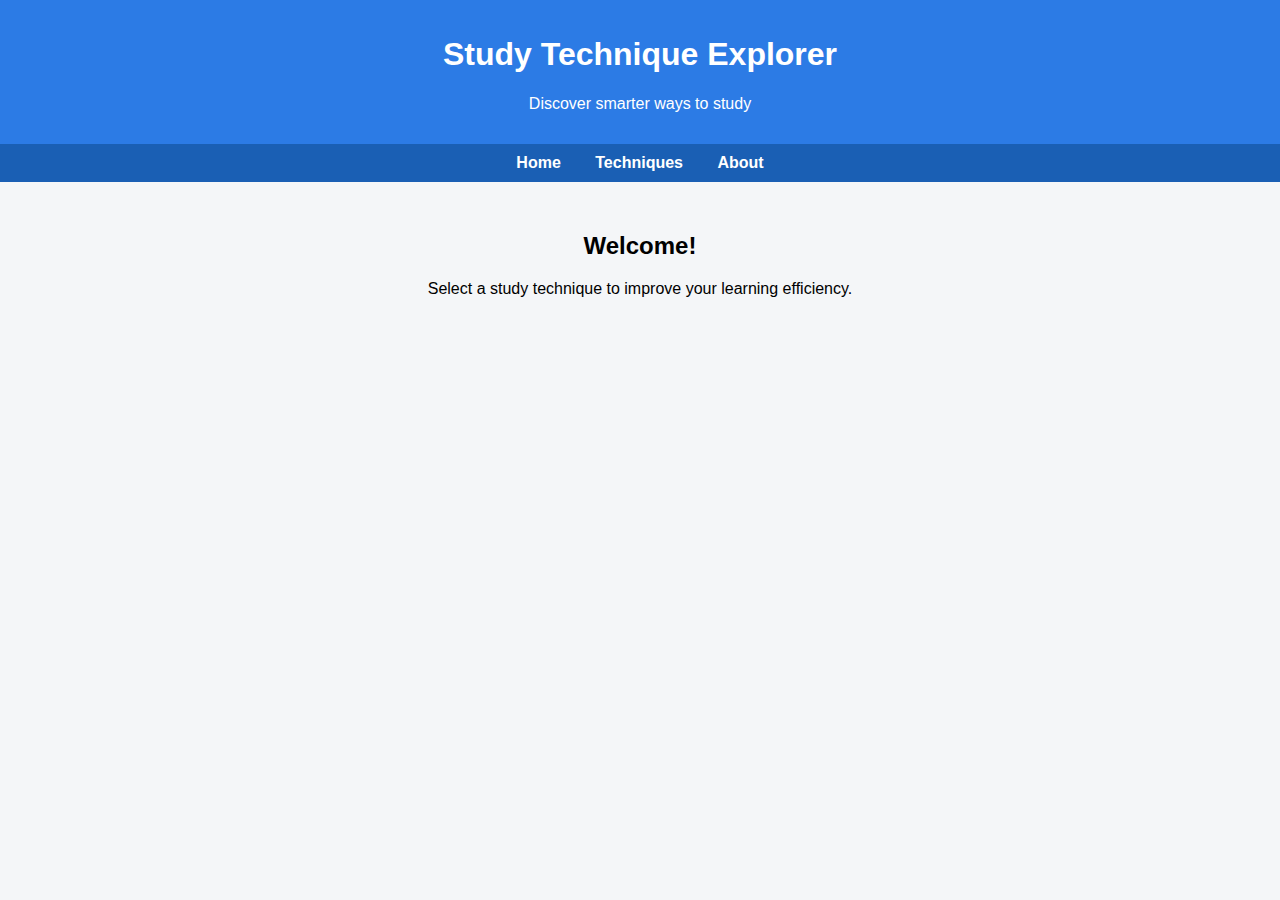
<file: index.html>
<!DOCTYPE html>
<html lang="en">
<head>
    <meta charset="UTF-8">
    <title>Study Technique Explorer</title>
    <meta name="viewport" content="width=device-width, initial-scale=1.0">
    <style>
        body {
            margin: 0;
            font-family: Arial, sans-serif;
            background-color: #f4f6f8;
        }
        header {
            background-color: #2c7be5;
            color: white;
            padding: 15px;
            text-align: center;
        }
        nav {
            background-color: #1a5fb4;
            padding: 10px;
            text-align: center;
        }
        nav a {
            color: white;
            margin: 0 15px;
            text-decoration: none;
            font-weight: bold;
        }
        .container {
            padding: 30px;
            text-align: center;
        }
    </style>
</head>
<body>

<header>
    <h1>Study Technique Explorer</h1>
    <p>Discover smarter ways to study</p>
</header>

<nav>
    <a href="#">Home</a>
    <a href="#">Techniques</a>
    <a href="#">About</a>
</nav>

<div class="container">
    <h2>Welcome!</h2>
    <p>Select a study technique to improve your learning efficiency.</p>
</div>

</body>
</html>
</file>
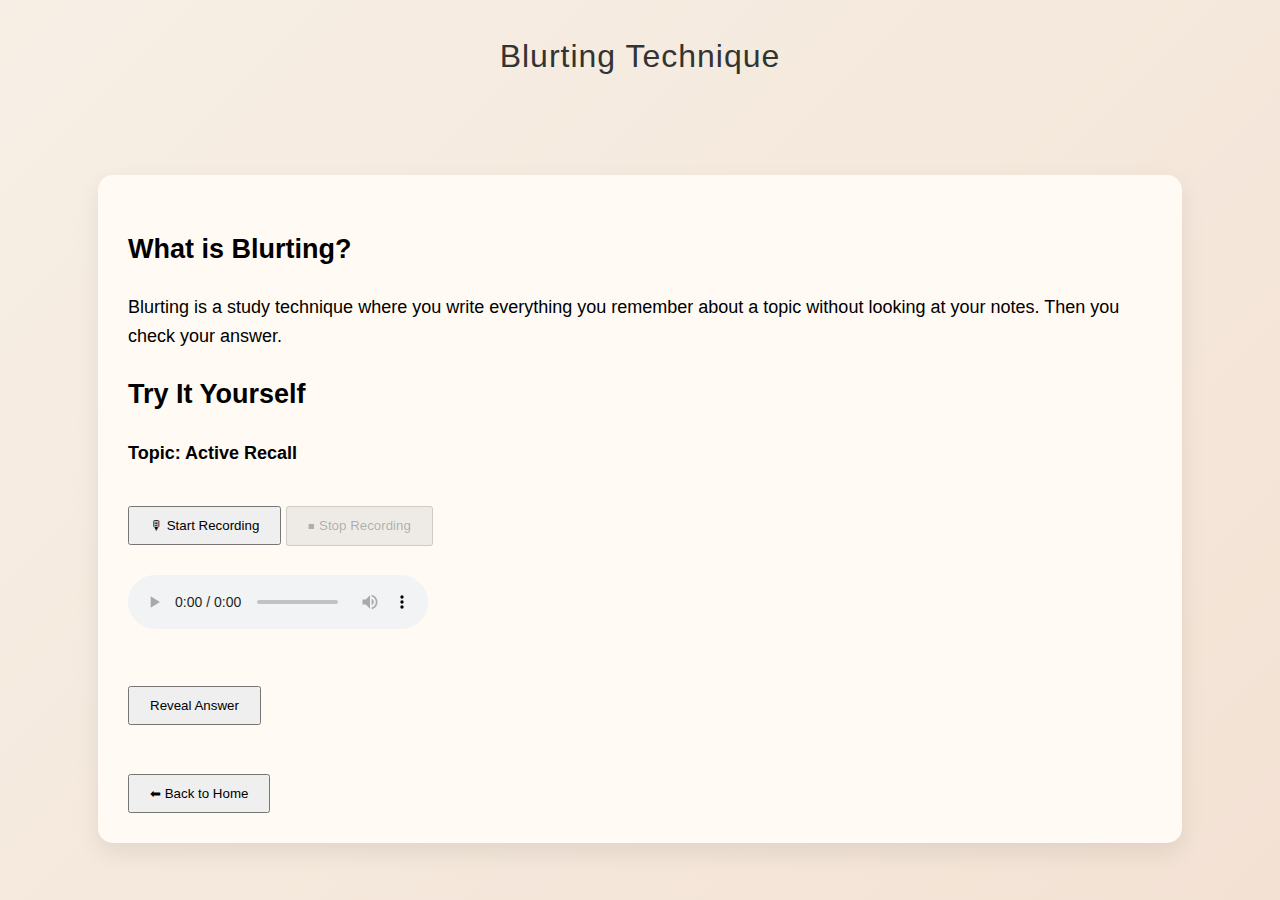
<file: blurting.html>
<!DOCTYPE html>
<html>
<head>
    <title>Blurting Technique</title>
    <link rel="stylesheet" href="style.css">
</head>

<body>

    <header>
        <h1>Blurting Technique</h1>
    </header>

    <section class="content">

        <h2>What is Blurting?</h2>
        <p>
            Blurting is a study technique where you write everything you remember 
            about a topic without looking at your notes. Then you check your answer.
        </p>

       <h2>Try It Yourself</h2>

<p><strong>Topic: Active Recall</strong></p>

<button id="startRecord">🎙 Start Recording</button>
<button id="stopRecord" disabled>⏹ Stop Recording</button>

<br><br>

<audio id="audioPlayback" controls></audio>

        <br><br>

        <button onclick="revealAnswer()">Reveal Answer</button>

        <div id="correctAnswer" style="display:none; margin-top:20px;">
            <h3>Correct Explanation:</h3>
            <p>
                Active Recall is a study technique where you test yourself 
                by trying to retrieve information from memory without looking at notes.
            </p>
        </div>

        <br><br>
        <a href="index.html">
            <button>⬅ Back to Home</button>
        </a>

    </section>

    <script src="script.js"></script>

</body>
</html>
</file>
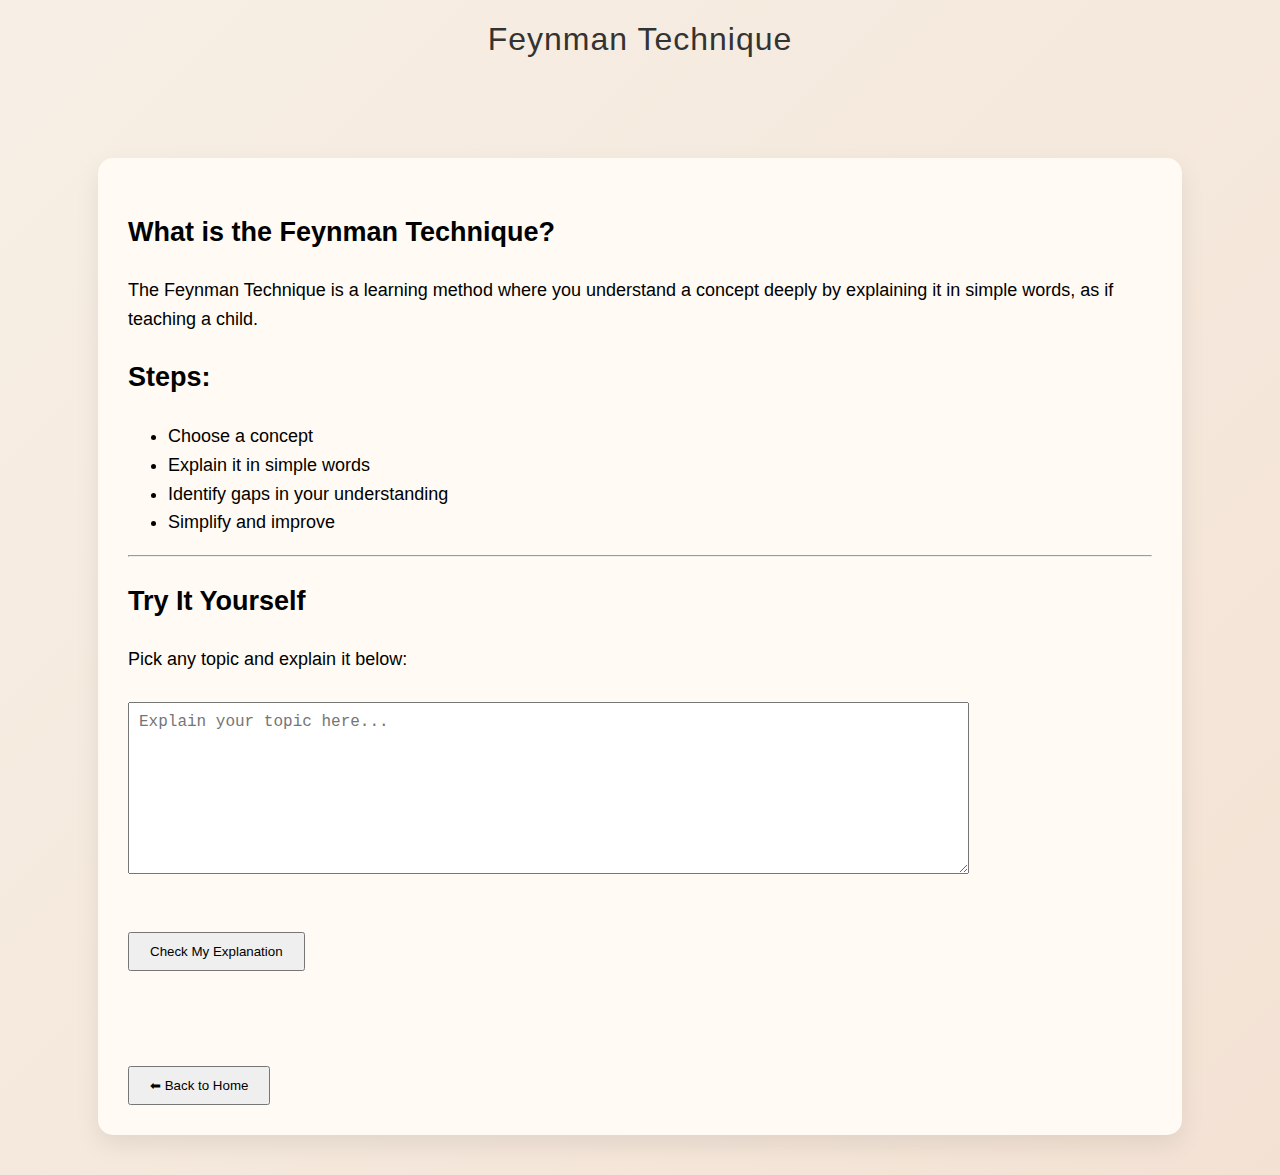
<file: feynman.html>
<!DOCTYPE html>
<html>
<head>
    <title>Feynman Technique</title>
    <link rel="stylesheet" href="style.css">
</head>

<body>

    <header>
        <h1>Feynman Technique</h1>
    </header>

    <section class="content">
        <h2>What is the Feynman Technique?</h2>
        <p>
            The Feynman Technique is a learning method where you understand
            a concept deeply by explaining it in simple words, as if teaching a child.
        </p>

        <h2>Steps:</h2>
        <ul>
            <li>Choose a concept</li>
            <li>Explain it in simple words</li>
            <li>Identify gaps in your understanding</li>
            <li>Simplify and improve</li>
        </ul>

        <hr>

        <h2>Try It Yourself</h2>
        <p>Pick any topic and explain it below:</p>

        <textarea id="explainBox" placeholder="Explain your topic here..."></textarea>
        <br><br>
        <button onclick="checkExplanation()">Check My Explanation</button>

        <p id="feedback"></p>

        <br><br>
        <a href="index.html">
            <button>⬅ Back to Home</button>
        </a>
    </section>

    <script src="script.js"></script>

</body>
</html>
</file>
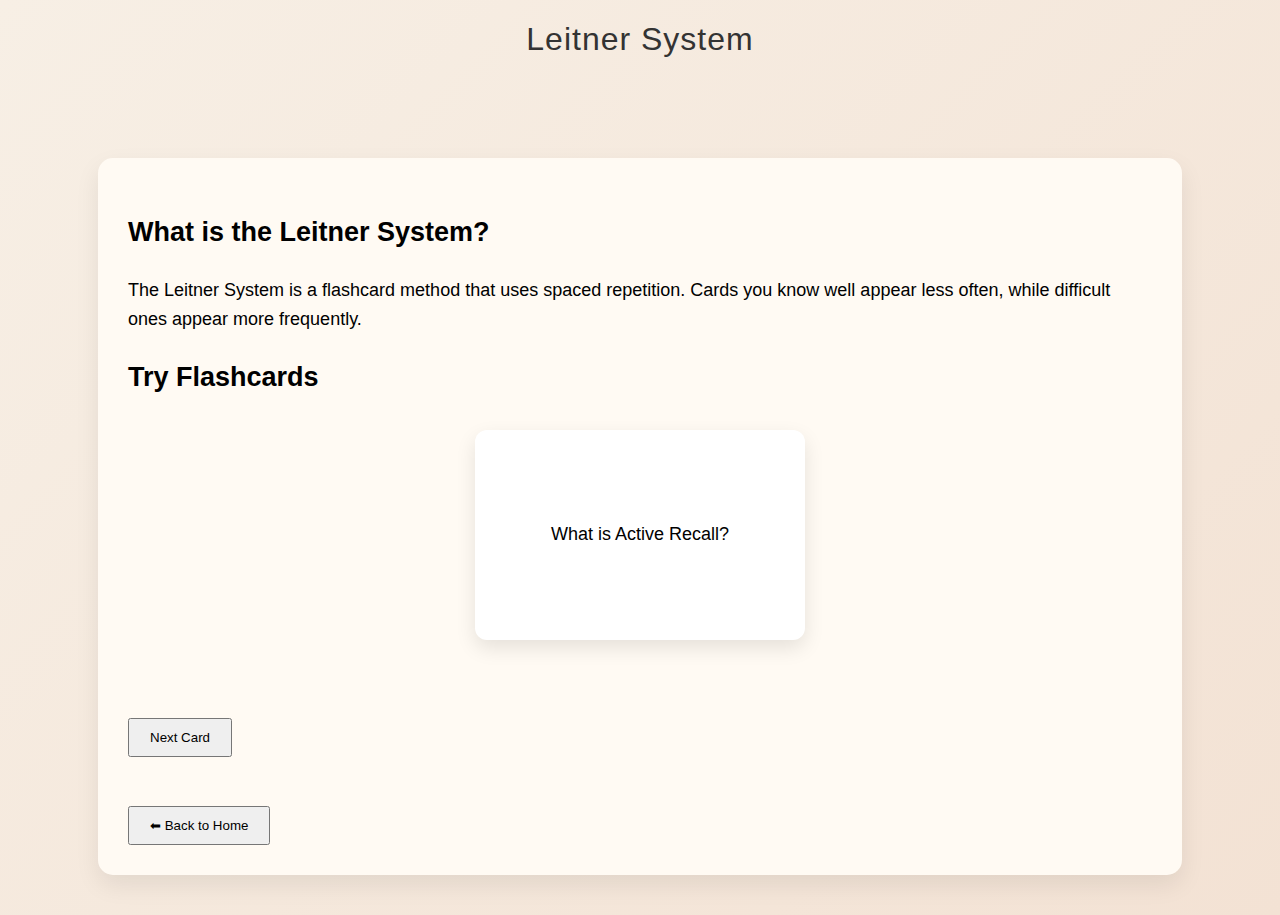
<file: leitner.html>
<!DOCTYPE html>
<html>
<head>
    <title>Leitner System</title>
    <link rel="stylesheet" href="style.css">
</head>

<body>

    <header>
        <h1>Leitner System</h1>
    </header>

    <section class="content">
        <h2>What is the Leitner System?</h2>
        <p>
            The Leitner System is a flashcard method that uses spaced repetition.
            Cards you know well appear less often, while difficult ones appear more frequently.
        </p>

        <h2>Try Flashcards</h2>

        <div class="flashcard" onclick="flipCard()">
            <div id="cardText">What is Active Recall?</div>
        </div>

        <br>
        <button onclick="nextCard()">Next Card</button>

        <br><br>
        <a href="index.html">
            <button>⬅ Back to Home</button>
        </a>
    </section>

    <script src="script.js"></script>

</body>
</html>
</file>
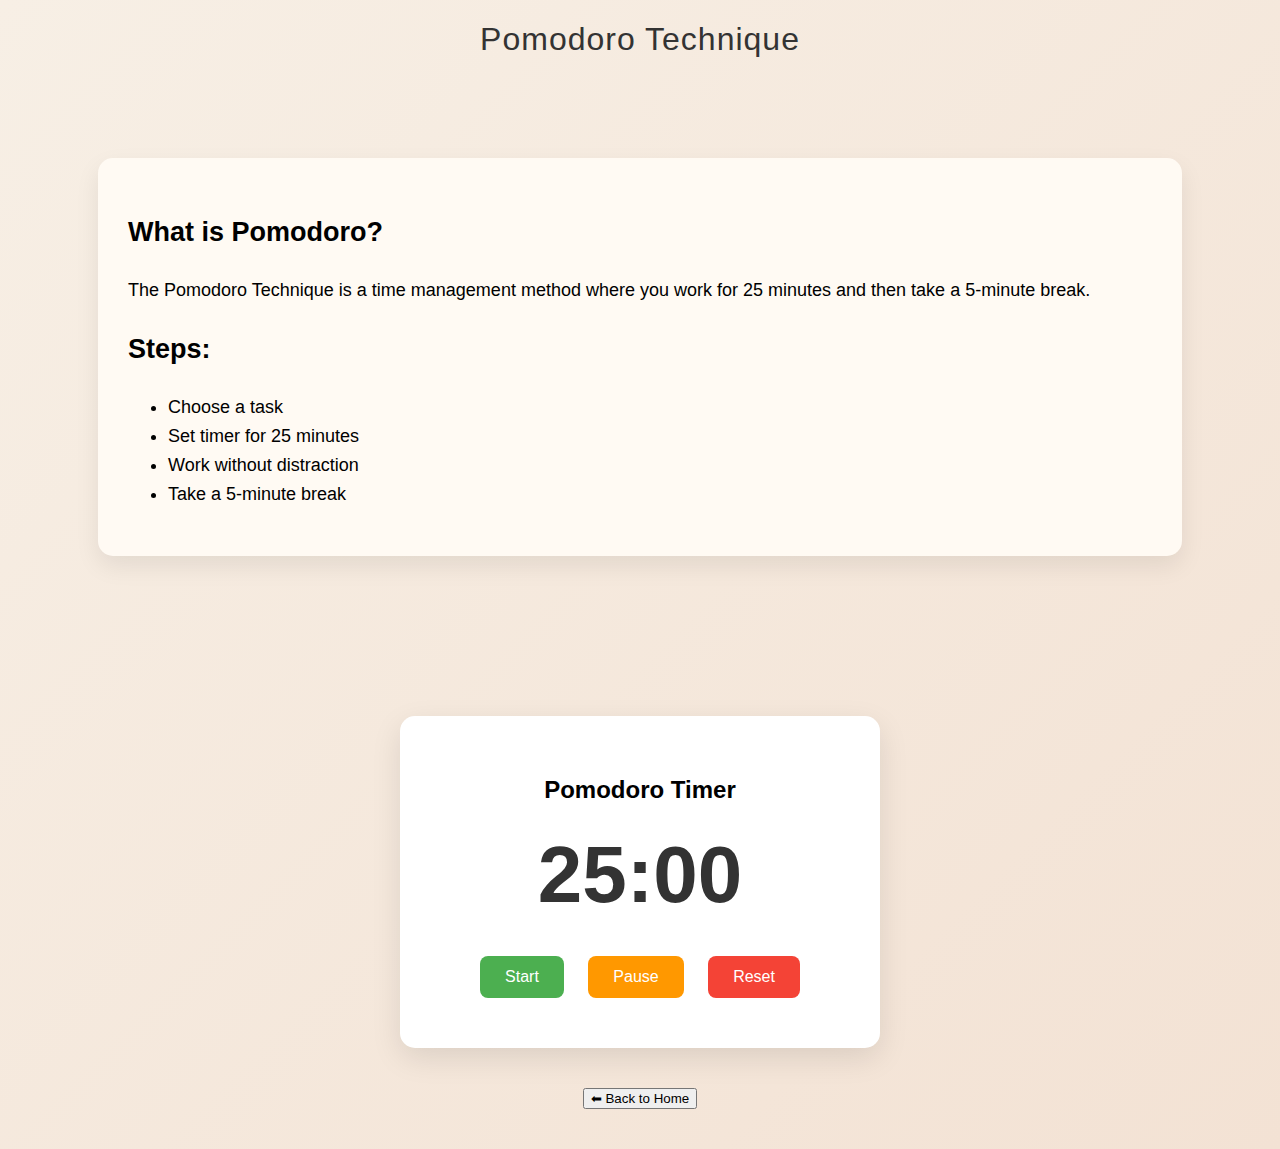
<file: pomodoro.html>
<!DOCTYPE html>
<html>
<head>
    <title>Pomodoro Technique</title>
    <link rel="stylesheet" href="style.css">
</head>
<body>

   <body>

    <header>
        <h1>Pomodoro Technique</h1>
    </header>

    <section class="content">
        <h2>What is Pomodoro?</h2>
        <p>
            The Pomodoro Technique is a time management method 
            where you work for 25 minutes and then take a 5-minute break.
        </p>

        <h2>Steps:</h2>
        <ul>
            <li>Choose a task</li>
            <li>Set timer for 25 minutes</li>
            <li>Work without distraction</li>
            <li>Take a 5-minute break</li>
        </ul>
    </section>

    <!-- 🔥 Timer Section -->
    <section class="pomodoro">
        <h2>Pomodoro Timer</h2>

        <div id="timer">25:00</div>

        <div class="buttons">
            <button id="startBtn">Start</button>
            <button id="pauseBtn">Pause</button>
            <button id="resetBtn">Reset</button>
        </div>
    </section>

    <div style="text-align:center; margin:40px;">
        <a href="index.html">
            <button>⬅ Back to Home</button>
        </a>
    </div>

    <script src="script.js"></script>

</body>
</file>
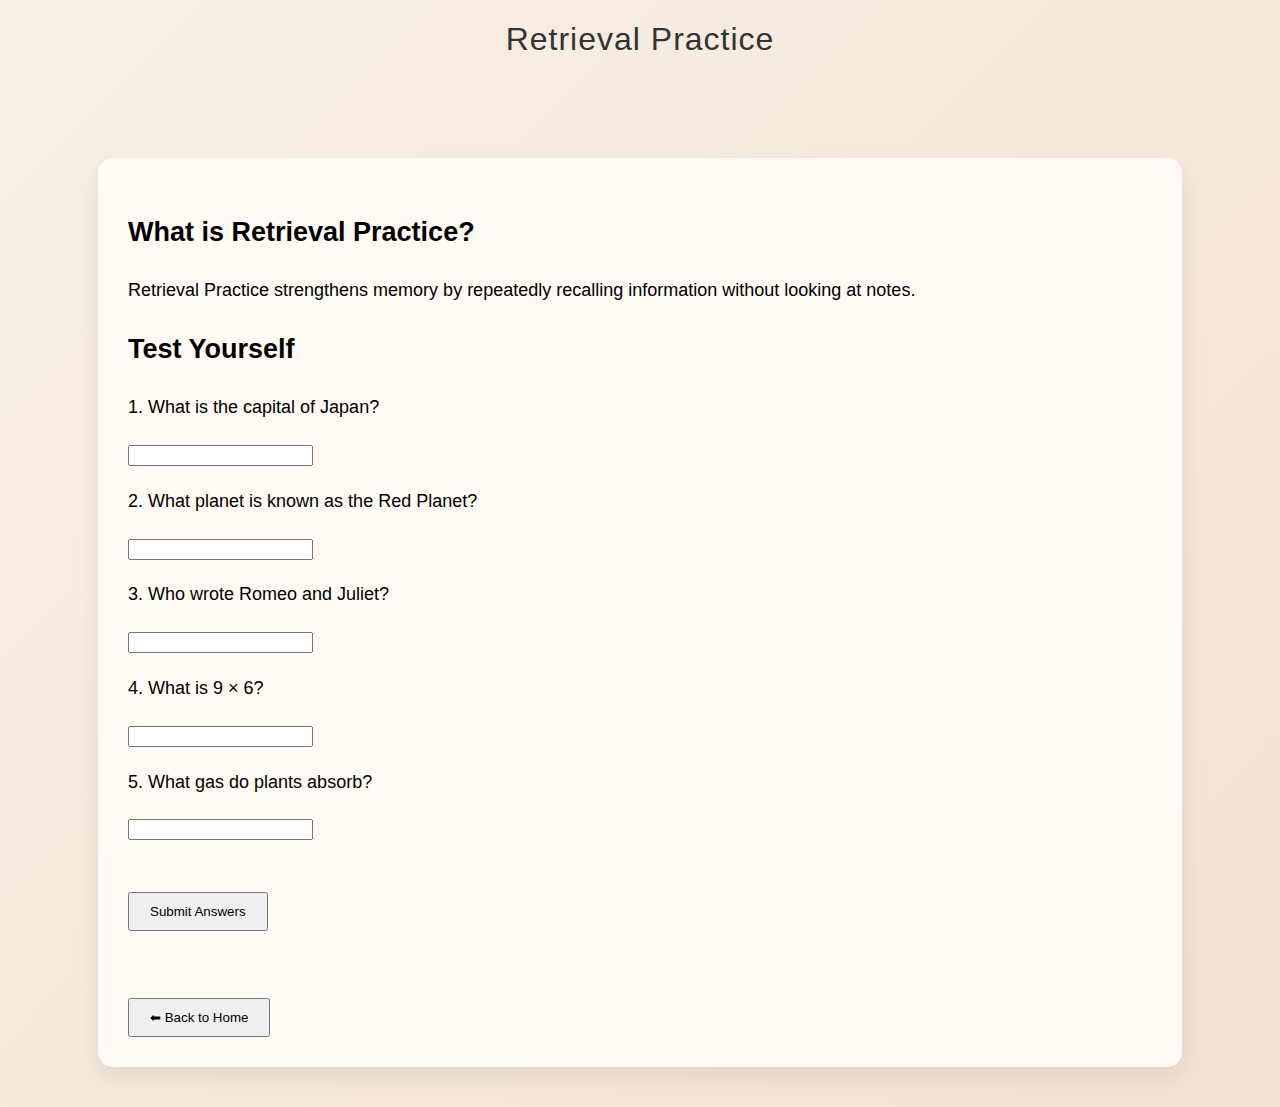
<file: retrieval.html>
<!DOCTYPE html>
<html>
<head>
    <title>Retrieval Practice</title>
    <link rel="stylesheet" href="style.css">
</head>

<body>

<header>
    <h1>Retrieval Practice</h1>
</header>

<section class="content">

    <h2>What is Retrieval Practice?</h2>
    <p>
        Retrieval Practice strengthens memory by repeatedly recalling 
        information without looking at notes.
    </p>

    <h2>Test Yourself</h2>

    <form id="quizForm">

        <p>1. What is the capital of Japan?</p>
        <input type="text" id="q1">

        <p>2. What planet is known as the Red Planet?</p>
        <input type="text" id="q2">

        <p>3. Who wrote Romeo and Juliet?</p>
        <input type="text" id="q3">

        <p>4. What is 9 × 6?</p>
        <input type="text" id="q4">

        <p>5. What gas do plants absorb?</p>
        <input type="text" id="q5">

        <br><br>

        <button type="button" onclick="checkQuiz()">Submit Answers</button>

    </form>

    <p id="result"></p>

    <br>
    <a href="index.html">
        <button>⬅ Back to Home</button>
    </a>

</section>

<script src="script.js"></script>

</body>
</html>
</file>
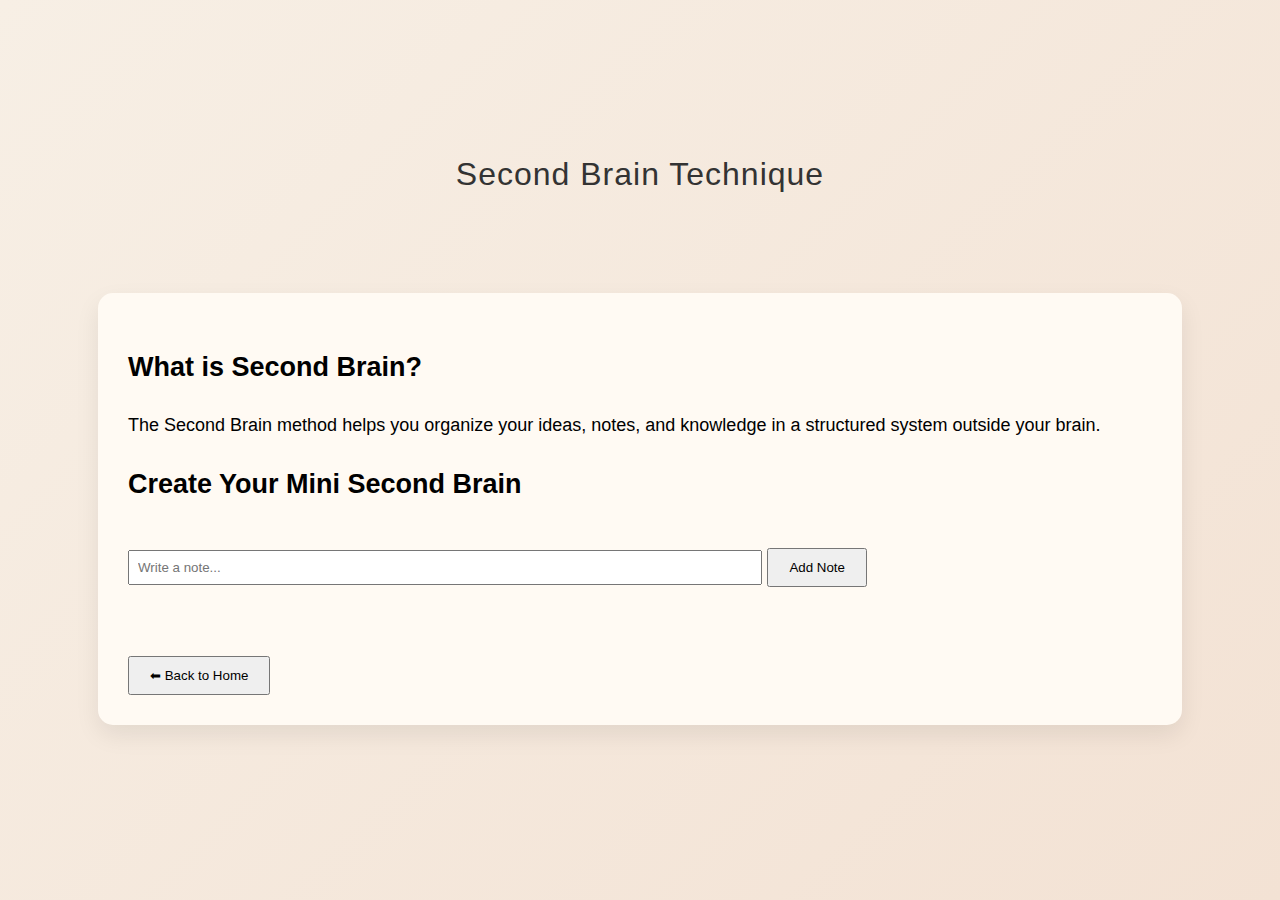
<file: secondbrain.html>
<!DOCTYPE html>
<html>
<head>
    <title>Second Brain Technique</title>
    <link rel="stylesheet" href="style.css">
</head>

<body>

    <header>
        <h1>Second Brain Technique</h1>
    </header>

    <section class="content">

        <h2>What is Second Brain?</h2>
        <p>
            The Second Brain method helps you organize your ideas, notes,
            and knowledge in a structured system outside your brain.
        </p>

        <h2>Create Your Mini Second Brain</h2>

        <input type="text" id="noteInput" placeholder="Write a note...">
        <button onclick="addNote()">Add Note</button>

        <ul id="notesList"></ul>

        <br>
        <a href="index.html">
            <button>⬅ Back to Home</button>
        </a>

    </section>

    <script src="script.js"></script>

</body>
</html>
</file>
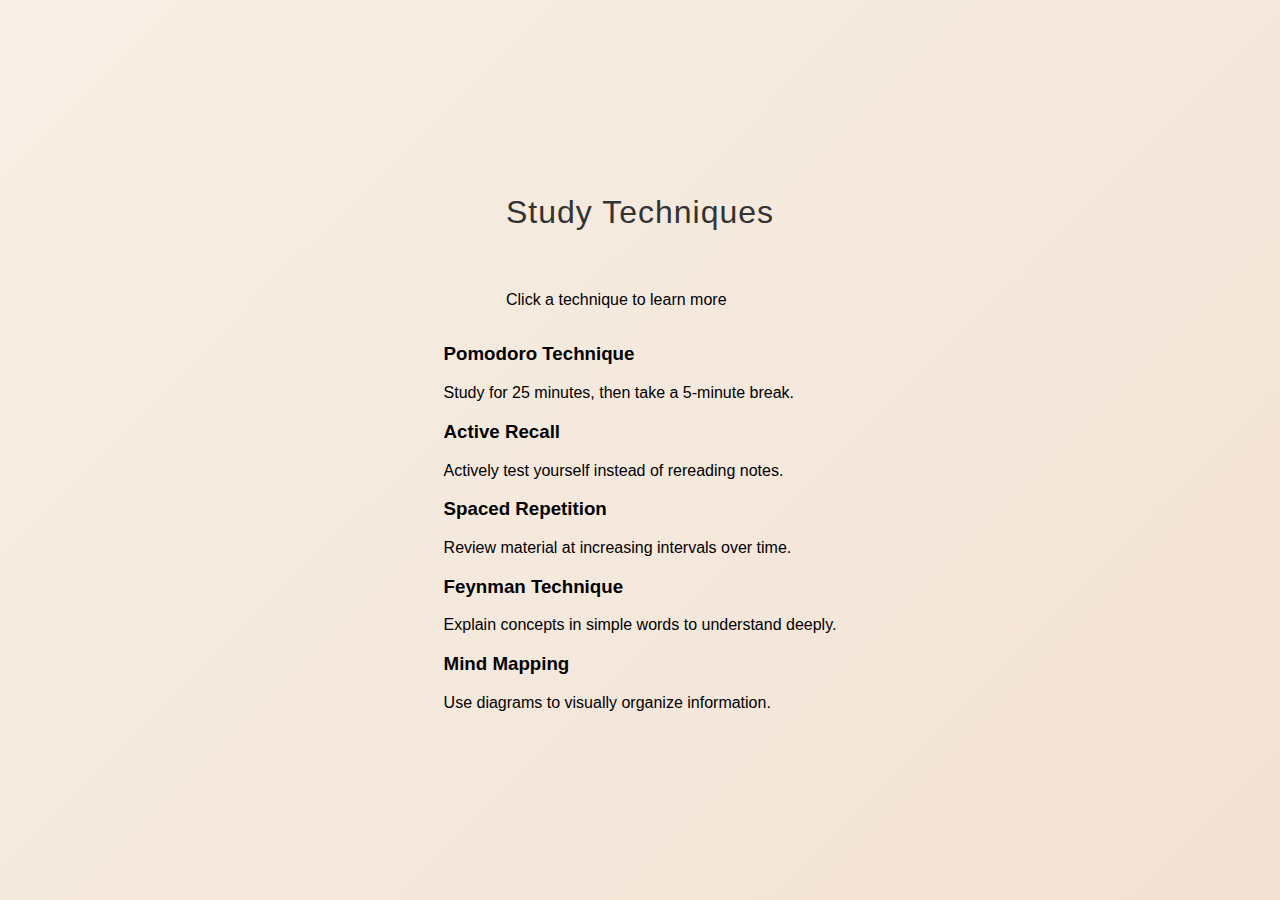
<file: techniques.html>
<!DOCTYPE html>
<html lang="en">
<head>
    <meta charset="UTF-8">
    <title>Study Techniques</title>
    <link rel="stylesheet" href="style.css">
</head>
<body>

<header class="page-header">
    <h1>Study Techniques</h1>
    <p>Click a technique to learn more</p>
</header>

<section class="techniques-container">

    <div class="tech-card">
        <h3>Pomodoro Technique</h3>
        <p>Study for 25 minutes, then take a 5-minute break.</p>
    </div>

    <div class="tech-card">
        <h3>Active Recall</h3>
        <p>Actively test yourself instead of rereading notes.</p>
    </div>

    <div class="tech-card">
        <h3>Spaced Repetition</h3>
        <p>Review material at increasing intervals over time.</p>
    </div>

    <div class="tech-card">
        <h3>Feynman Technique</h3>
        <p>Explain concepts in simple words to understand deeply.</p>
    </div>

    <div class="tech-card">
        <h3>Mind Mapping</h3>
        <p>Use diagrams to visually organize information.</p>
    </div>

</section>

</body>
</html>
</file>
<file: style.css>
/* 1. Global Setup */
:root {
    --bg-color: #ffffff;
    --gray-border: #e0e0e0;
    /* Specific colors from the image */
    --red: #ee675c;
    --green: #34a853;
    --light-green: #a8c14f;
    --blue: #4285f4;
    --yellow: #fbbc04;
    --orange: #f29900;
}

body {
    font-family: 'Segoe UI', Roboto, Helvetica, Arial, sans-serif;
    background-color: var(--bg-color);
    margin: 0;
    display: flex;
    flex-direction: column;
    align-items: center;
    justify-content: center;
    min-height: 100vh;
}

h1 {
    font-weight: 300;
    letter-spacing: 1px;
    color: #333;
    margin-bottom: 60px;
}

/* 2. The Main Graphic Container */
.explorer-container {
    position: relative;
    width: 800px; /* Wider to accommodate text on the sides */
    height: 500px;
    display: flex;
    align-items: center;
    justify-content: center;
}

/* 3. The Central Hub */
.center-hub {
    position: absolute;
    width: 200px;
    height: 200px;
    border: 2px solid var(--gray-border);
    border-radius: 50%;
    display: flex;
    align-items: center;
    justify-content: center;
    background: white;
    z-index: 5;
    text-align: center;
    font-weight: bold;
    color: #757575;
    font-size: 1.2rem;
}

/* 4. The Circles (The "Petals") */
.circle {
    position: absolute;
    width: 180px;
    height: 180px;
    border-radius: 50%;
    border: 2px solid;
    background: rgba(255, 255, 255, 0.8);
    display: flex;
    align-items: center;
    justify-content: center;
    font-size: 2rem; /* Size for icons */
}

/* Positioning the Circles around the hub */
.c-red    { border-color: var(--red); transform: translate(0, -140px); }
.c-green  { border-color: var(--green); transform: translate(120px, -70px); }
.c-lgreen { border-color: var(--light-green); transform: translate(120px, 70px); }
.c-blue   { border-color: var(--blue); transform: translate(0, 140px); }
.c-yellow { border-color: var(--yellow); transform: translate(-120px, 70px); }
.c-orange { border-color: var(--orange); transform: translate(-120px, -70px); }

/* 5. The Labels (Text outside the circles) */
.label {
    position: absolute;
    width: 200px;
}

.label h3 {
    margin: 0 0 5px 0;
    font-size: 1.1rem;
}

.label p {
    margin: 0;
    font-size: 0.85rem;
    color: #666;
    line-height: 1.4;
}

/* Positioning Labels based on the image */
.l-pomodoro { top: -20px; left: 100px; text-align: left; }
.l-pomodoro h3 { color: var(--red); }

.l-retrieval { top: -20px; right: 20px; text-align: left; }
.l-retrieval h3 { color: var(--green); }

.l-feynman { top: 180px; right: -60px; text-align: left; }
.l-feynman h3 { color: var(--light-green); }

.l-leitner { bottom: 10px; right: 20px; text-align: left; }
.l-leitner h3 { color: var(--blue); }

.l-blurting { bottom: 10px; left: 100px; text-align: right; }
.l-blurting h3 { color: var(--yellow); }

.l-secondbrain { top: 180px; left: -60px; text-align: right; }
.l-secondbrain h3 { color: var(--orange); }

/* Container sizing */
.explorer-container {
    position: relative;
    width: 850px;
    height: 600px;
    margin: 50px auto;
}

/* Center Hub styling */
.center-hub {
    position: absolute;
    top: 50%; left: 50%;
    transform: translate(-50%, -50%);
    width: 180px; height: 180px;
    border: 2px solid #ddd;
    border-radius: 50%;
    display: flex;
    align-items: center;
    justify-content: center;
    text-align: center;
    background: white;
    z-index: 10;
    font-weight: bold;
    color: #666;
}

/* Base style for circles */
.circle {
    position: absolute;
    top: 50%; left: 50%;
    width: 160px; height: 160px;
    margin-top: -80px; margin-left: -80px;
    border-radius: 50%;
    border: 2px solid;
    display: flex;
    align-items: center;
    justify-content: center;
    font-size: 2rem;
    background: rgba(255,255,255,0.9);
}

/* Circle Positions (Clockwise) */
.c-pomodoro   { border-color: #ee675c; transform: translate(0, -130px); }
.c-retrieval  { border-color: #34a853; transform: translate(110px, -65px); }
.c-feynman    { border-color: #a8c14f; transform: translate(110px, 65px); }
.c-leitner    { border-color: #4285f4; transform: translate(0, 130px); }
.c-blurting   { border-color: #fbbc04; transform: translate(-110px, 65px); }
.c-secondbrain { border-color: #f29900; transform: translate(-110px, -65px); }

/* Labels outside the circles */
.label { position: absolute; width: 200px; }
.label h3 { margin: 0; font-size: 1.1rem; }
.label p { margin: 5px 0 0; font-size: 0.8rem; color: #777; }

/* Exact label positioning to match image */
.l-pomodoro    { top: 50px; left: 100px; text-align: right; color: #ee675c; }
.l-retrieval   { top: 50px; right: 80px; text-align: left; color: #34a853; }
.l-feynman     { top: 280px; right: 0px; text-align: left; color: #a8c14f; }
.l-leitner     { bottom: 50px; right: 80px; text-align: left; color: #4285f4; }
.l-blurting    { bottom: 50px; left: 100px; text-align: right; color: #fbbc04; }
.l-secondbrain { top: 280px; left: 0px; text-align: right; color: #f29900; }

/* Pomodoro Timer */
.pomodoro {
    text-align: center;
    margin-top: 60px;
    padding: 20px;
}

#timer {
    font-size: 60px;
    font-weight: bold;
    margin: 20px 0;
}

.buttons button {
    padding: 10px 20px;
    margin: 8px;
    font-size: 16px;
    cursor: pointer;
}
.pomodoro {
    text-align: center;
    margin-top: 120px;
    padding: 40px;
    background: white;
    border-radius: 15px;
    width: 400px;
    margin-left: auto;
    margin-right: auto;
    box-shadow: 0 10px 30px rgba(0,0,0,0.1);
}

#timer {
    font-size: 80px;
    font-weight: bold;
    margin: 25px 0;
    color: #333;
}

.buttons button {
    padding: 12px 25px;
    margin: 10px;
    font-size: 16px;
    border: none;
    border-radius: 8px;
    cursor: pointer;
    transition: 0.3s;
}

#startBtn {
    background-color: #4CAF50;
    color: white;
}

#pauseBtn {
    background-color: #ff9800;
    color: white;
}

#resetBtn {
    background-color: #f44336;
    color: white;
}

.buttons button:hover {
    transform: scale(1.05);
    opacity: 0.9;
}

.tech-link {
    text-decoration: none;
    color: inherit;
}

.tech-link:hover {
    transform: scale(1.05);
}



.content {
    width: 60%;
    margin: 50px auto;
    font-size: 18px;
    line-height: 1.6;
}

.content button {
    padding: 10px 20px;
    margin-top: 20px;
    cursor: pointer;
}

textarea {
    width: 80%;
    height: 150px;
    padding: 10px;
    font-size: 16px;
    margin-top: 10px;
}

#feedback {
    margin-top: 15px;
    font-weight: bold;
    font-size: 18px;
}

.flashcard {
    width: 300px;
    height: 180px;
    background-color: #ffffff;
    margin: 30px auto;
    display: flex;
    align-items: center;
    justify-content: center;
    font-size: 18px;
    text-align: center;
    border-radius: 12px;
    box-shadow: 0 8px 20px rgba(0,0,0,0.1);
    cursor: pointer;
    padding: 15px;
    transition: transform 0.3s;
}

.flashcard:hover {
    transform: scale(1.05);
}

#noteInput {
    padding: 8px;
    width: 60%;
    margin-top: 10px;
}

#notesList {
    margin-top: 20px;
    list-style: none;
    padding: 0;
}

#notesList li {
    background: #f0f0f0;
    margin: 10px auto;
    padding: 10px;
    width: 60%;
    border-radius: 6px;
}

.home-page {
    background: linear-gradient(135deg, #f7efe5, #f3e2d4);
    min-height: 100vh;
}
body {
    background: linear-gradient(135deg, #f7efe5, #f3e2d4);
    min-height: 100vh;
    margin: 0;
    font-family: Arial, sans-serif;
}

.content {
    background-color: #fffaf3;
    padding: 30px;
    border-radius: 15px;
    width: 80%;
    margin: 40px auto;
    box-shadow: 0 10px 25px rgba(0,0,0,0.08);
}
</file>
